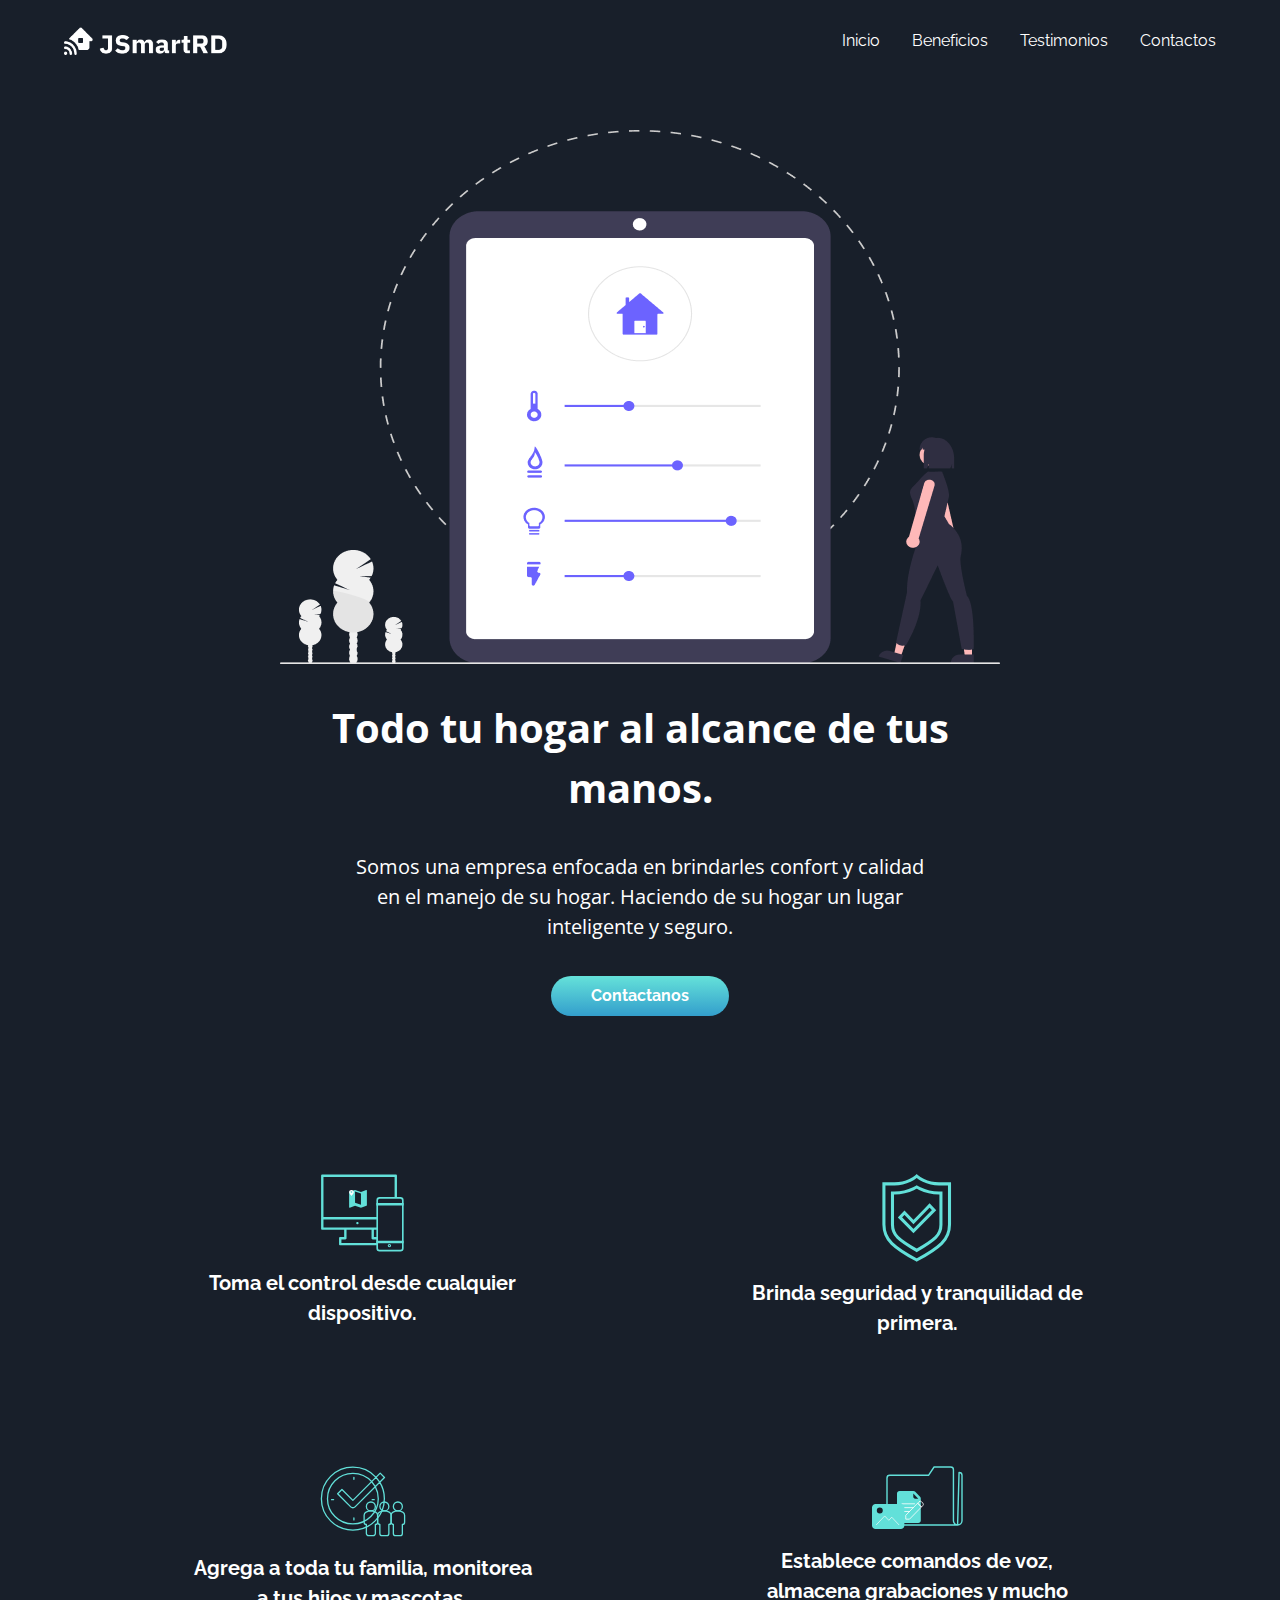
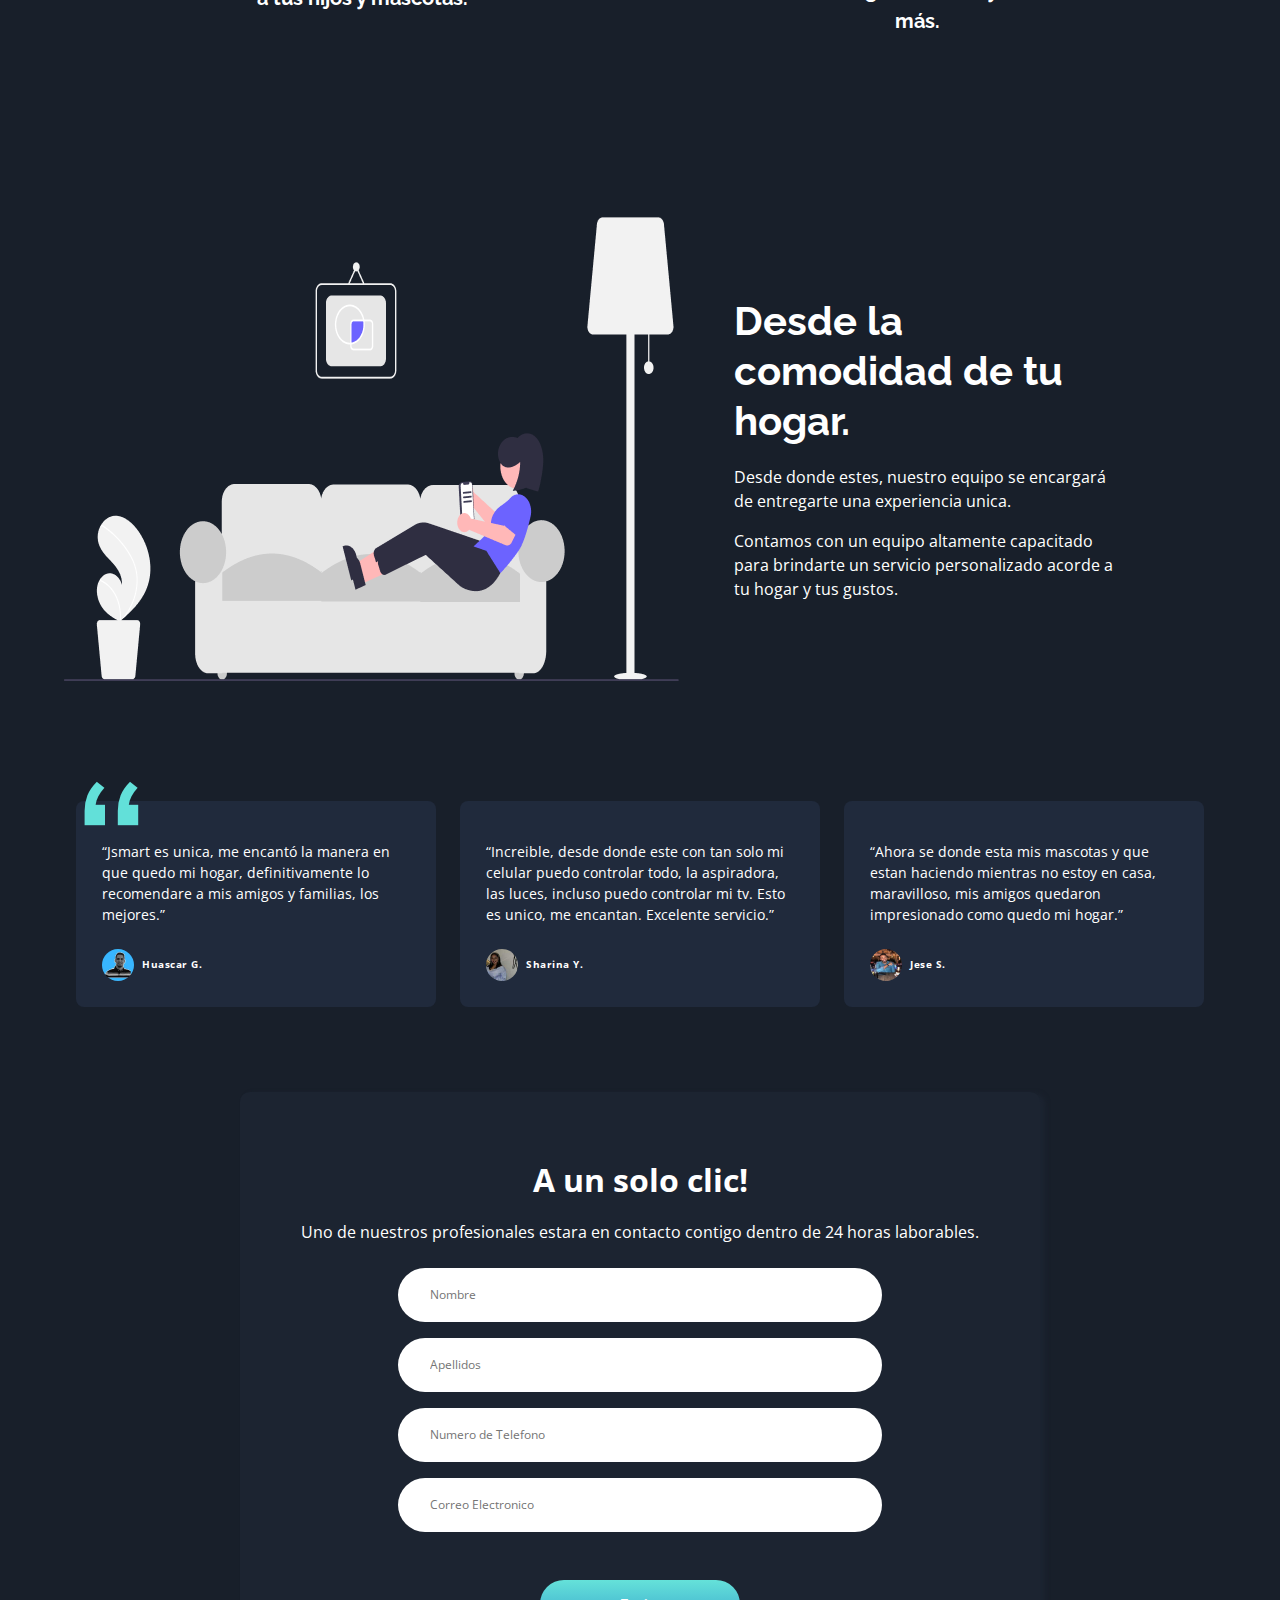
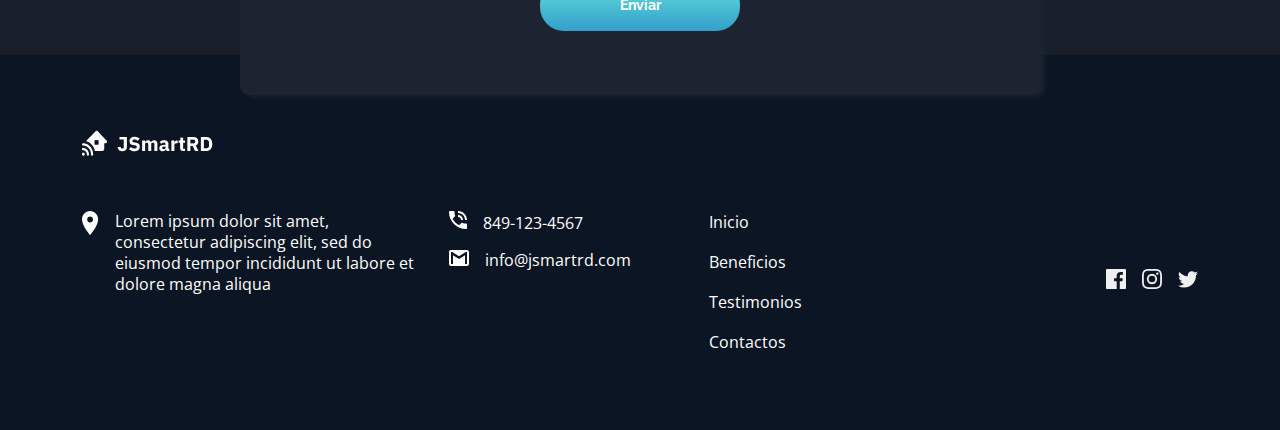
<file: index.html>
<!DOCTYPE html>
<html lang="es">
  <head>
    <meta charset="UTF-8" />
    <meta name="viewport" content="width=device-width, initial-scale=1.0" />
    <!-- displays site properly based on user's device -->

    <link
      rel="icon"
      type="image/png"
      sizes="32x32"
      href="images/favicon-32x32.png"
    />
    <link rel="stylesheet" href="css/styles.css" />

    <title>JSmartRD</title>
  </head>
  <body>
    <!-- Header -->
    <header class="header">
      <nav class="header__nav">
        <img class="header__nav-img" src="images/logo.png" alt="logo" />
        <ul class="header__nav-list">
          <li><a href="#home">Inicio</a></li>
          <li><a href="#benefits">Beneficios</a></li>
          <li><a href="#testimonial">Testimonios</a></li>
          <li><a href="#contact">Contactos</a></li>
        </ul>
        <div class="hamburger">
          <span class="hamburger__line"></span>
          <span class="hamburger__line"></span>
          <span class="hamburger__line"></span>
        </div>
      </nav>
    </header>
    <main class="main">
      <!-- Home Section -->
      <section id="home" class="home">
        <img
          class="home__img"
          src="images/illustration-intro.png"
          alt=""
        />
        <div class="home__intro">
          <h1 class="home__intro-tittle">
            Todo tu hogar al alcance de tus manos.
          </h1>
          <p class="home__intro-paragraph">
            Somos una empresa enfocada en brindarles confort y calidad en el
            manejo de su hogar. Haciendo de su hogar un lugar inteligente y
            seguro.
          </p>
          <button class="home__intro-btn" type="button">
            <a href="#contact">Contactanos</a>
          </button>
        </div>
      </section>

      <!-- Benefits section -->
      <section id="benefits" class="benefits">
        <div class="benefits__box">
          <img
            class="benefits__box-img"
            src="images/icon-access-anywhere.svg"
            alt=""
          />
          <span class="benefits__box-span"
            >Toma el control desde cualquier dispositivo.</span
          >
        </div>
        <div class="benefits__box">
          <img
            class="benefits__box-img"
            src="images/icon-security.svg"
            alt=""
          />
          <span class="benefits__box-span"
            >Brinda seguridad y tranquilidad de primera.</span
          >
        </div>
        <div class="benefits__box">
          <img
            class="benefits__box-img"
            src="images/icon-collaboration.svg"
            alt=""
          />
          <span class="benefits__box-span"
            >Agrega a toda tu familia, monitorea a tus hijos y mascotas.</span
          >
        </div>
        <div class="benefits__box">
          <img
            class="benefits__box-img"
            src="images/icon-any-file.svg"
            alt=""
          />
          <span class="benefits__box-span"
            >Establece comandos de voz, almacena grabaciones y mucho más.</span
          >
        </div>
      </section>
      <section class="article">
        <img
          class="article__img"
          src="images/ilustration-stay-productive.png"
          alt=""
        />
        <div class="article__box">
          <h2 class="article__box-tittle">Desde la comodidad de tu hogar.</h2>
          <p class="article__box-paragraph">
            Desde donde estes, nuestro equipo se encargará de entregarte una
            experiencia unica.
          </p>
          <p class="article__box-paragraph">
            Contamos con un equipo altamente capacitado para brindarte un
            servicio personalizado acorde a tu hogar y tus gustos.
          </p>
        </div>
      </section>

      <!-- Testimonial Section -->
      <article id="testimonial" class="testimonial">
        <img class="testimonial__icon" src="images/bg-quotes.png" alt="" />
        <blockquote class="testimonial__box">
          <p class="testimonial__box-paragraph">
            “Jsmart es unica, me encantó la manera en que quedo mi hogar,
            definitivamente lo recomendare a mis amigos y familias, los
            mejores.”
          </p>
          <div class="profile">
            <img class="profile__img" src="images/huascarpic.jpg" alt="" />
            <span class="profile__name">Huascar G.</span>
          </div>
        </blockquote>
        <blockquote class="testimonial__box">
          <p class="testimonial__box-paragraph">
            “Increible, desde donde este con tan solo mi celular puedo controlar
            todo, la aspiradora, las luces, incluso puedo controlar mi tv. Esto
            es unico, me encantan. Excelente servicio.”
          </p>
          <div class="profile">
            <img class="profile__img" src="images/sharinapic.jpg" alt="" />
            <span class="profile__name">Sharina Y.</span>
          </div>
        </blockquote>
        <blockquote class="testimonial__box">
          <p class="testimonial__box-paragraph">
            “Ahora se donde esta mis mascotas y que estan haciendo mientras no
            estoy en casa, maravilloso, mis amigos quedaron impresionado como
            quedo mi hogar.”
          </p>
          <div class="profile">
            <img class="profile__img" src="images/jesepic.jpg" alt="" />
            <span class="profile__name">Jese S.</span>
          </div>
        </blockquote>
      </article>
      <div id="contact" class="form__box">
        <h2 class="form__box-tittle">A un solo clic!</h2>
        <p class="form__box-paragraph">
          Uno de nuestros profesionales estara en contacto contigo dentro de 24
          horas laborables.
        </p>
        <form class="form" action="#">
          <input class="input" type="text" placeholder="Nombre" required />
          <input class="input" type="text" placeholder="Apellidos" required />
          <input
            class="input"
            type="tel"
            id="tel"
            placeholder="Numero de Telefono"
            required
          />
          <input
            class="input"
            type="email"
            placeholder="Correo Electronico"
            required
          />
          <button class="form__btn" type="button">Enviar</button>
        </form>
      </div>
    </main>
    <footer class="footer">
      <img class="footer__img" src="images/logo-mobile.png" alt="" />
      <div class="footer__info">
        <div class="location">
          <img class="location__icon" src="images/icon-location.svg" alt="">
          <p class="location__paragraph">Lorem ipsum dolor sit amet, consectetur adipiscing elit, sed do eiusmod tempor incididunt ut labore et dolore magna aliqua</p>
        </div>
        <div class="contact">
          <span class="contact__number"><img class="contact__icon" src="images/icon-phone.svg" alt="">849-123-4567</span>
          <span class="contact__email"><img class="contact__icon" src="images/icon-email.svg" alt="">info@jsmartrd.com</span>
        </div>
        <div>
          <ul class="footer__nav-list">
            <li><a href="#home">Inicio</a></li>
            <li><a href="#benefits">Beneficios</a></li>
            <li><a href="#testimonial">Testimonios</a></li>
            <li><a href="#contact">Contactos</a></li>
          </ul>
        </div>
        <div class="icons">
          <a href="#"><img src="images/icon-facebook.svg" alt="Facebook icon"></a>
         <a href="#"><img src="images/icon-instagram.svg" alt="Instagram icon"></a>
          <a href="#"><img src="images/icon-twitter.svg" alt="Twitter icon"></a>
        </div>
      </div>
    </footer>

    <script src="js/index.js"></script>
  </body>
</html>
</file>
<file: css/styles.css>
@import url("https://fonts.googleapis.com/css2?family=Open+Sans:wght@400;700&family=Raleway:wght@400;700&display=swap");
@import url("https://fonts.googleapis.com/css2?family=Red+Hat+Display:wght@500;700;900&display=swap");
/* Box sizing rules */
*,
*::before,
*::after {
  box-sizing: border-box;
}

html {
  scroll-behavior: smooth;
}

/* Remove default margin */
body,
h1,
h2,
h3,
h4,
p,
figure,
blockquote,
dl,
dd,
ul {
  margin: 0;
  padding: 0;
}

/* Remove list styles on ul, ol elements with a list role, which suggests default styling will be removed */
ul[role=list],
ol[role=list],
li, a {
  text-decoration: none;
  list-style: none;
}

/* Set core root defaults */
html:focus-within {
  scroll-behavior: smooth;
}

/* Set core body defaults */
body {
  min-height: 100vh;
  text-rendering: optimizeSpeed;
  line-height: 1.5;
}

/* A elements that don't have a class get default styles */
a:not([class]) {
  text-decoration-skip-ink: auto;
}

/* Inherit fonts for inputs and buttons */
input,
button,
textarea,
select {
  font: inherit;
}

picture,
video,
iframe,
figure {
  max-width: 100%;
  width: 100%;
  object-fit: cover;
  object-position: center center;
}

/* Remove all animations, transitions and smooth scroll for people that prefer not to see them */
@media (prefers-reduced-motion: reduce) {
  html:focus-within {
    scroll-behavior: auto;
  }

  *,
*::before,
*::after {
    animation-duration: 0.01ms !important;
    animation-iteration-count: 1 !important;
    transition-duration: 0.01ms !important;
    scroll-behavior: auto !important;
  }
}
:root {
  --darkblue__bg--form: hsl(217, 28%, 15%);
  --darkblue__bg--main: hsl(218, 28%, 13%);
  --darkblue__bg--footer: hsl(216, 53%, 9%);
  --darkblue__bg--testimonial: hsl(219, 30%, 18%);
  --Cyan: hsl(176, 68%, 64%);
  --Blue: hsl(198, 60%, 50%);
  --lightred: hsl(0, 100%, 63%);
  --white: hsl(0, 0%, 100%);
}

.header ul li {
  font-family: "Raleway", sans-serif;
  font-size: 1rem;
  font-weight: 400;
}
.header ul li a {
  color: var(--white);
}

.home__intro-tittle {
  font-family: "Open Sans", sans-serif;
  font-size: 2.5rem;
  font-weight: 700;
  color: var(--white);
  text-align: center;
}
@media screen and (max-width: 37.5rem) {
  .home__intro-tittle {
    font-size: 1.5rem;
  }
}

.home__intro-paragraph {
  font-family: "Open Sans", sans-serif;
  font-size: 1.25rem;
  font-weight: 400;
  color: var(--white);
  text-align: center;
}
@media screen and (max-width: 37.5rem) {
  .home__intro-paragraph {
    font-size: 0.875rem;
  }
}

.home__intro-btn a {
  font-family: "Raleway", sans-serif;
  font-size: 1rem;
  font-weight: 700;
  color: var(--white);
}
@media screen and (max-width: 37.5rem) {
  .home__intro-btn a {
    font-size: 0.875rem;
  }
}

.benefits__box-span {
  font-family: "Raleway", sans-serif;
  font-size: 1.25rem;
  font-weight: 700;
  color: var(--white);
}
@media screen and (max-width: 37.5rem) {
  .benefits__box-span {
    font-size: 1.125rem;
  }
}

.article__box-tittle {
  font-family: "Raleway", sans-serif;
  font-size: 2.5rem;
  font-weight: 700;
  line-height: 3.125rem;
  color: var(--white);
  text-align: left;
  margin-bottom: 1.1875rem;
}
@media screen and (max-width: 37.5rem) {
  .article__box-tittle {
    font-size: 1.125rem;
    text-align: left;
    line-height: 1.5;
  }
}

.article__box-paragraph {
  font-family: "Open Sans", sans-serif;
  font-size: 1rem;
  font-weight: 400;
  color: var(--white);
  text-align: left;
}
.article__box-paragraph:last-child {
  margin-top: 1rem;
}
@media screen and (max-width: 37.5rem) {
  .article__box-paragraph {
    font-size: 0.875rem;
  }
}

.testimonial__box-paragraph {
  font-family: "Open Sans", sans-serif;
  font-size: 0.875rem;
  font-weight: 400;
  line-height: 1.3125rem;
  color: var(--white);
  text-align: left;
}
@media screen and (max-width: 37.5rem) {
  .testimonial__box-paragraph {
    font-size: 0.625rem;
  }
}

.profile__name {
  font-family: "Open Sans", sans-serif;
  font-size: 0.625rem;
  font-weight: 700;
  color: var(--white);
  letter-spacing: 0.5px;
  margin-left: 0.5rem;
}

.form__box-tittle {
  font-family: "Open Sans", sans-serif;
  font-size: 2rem;
  font-weight: 700;
  color: var(--white);
  margin-bottom: 1rem;
}
@media screen and (max-width: 37.5rem) {
  .form__box-tittle {
    font-size: 1.125rem;
  }
}

.form__box-paragraph {
  font-family: "Open Sans", sans-serif;
  font-size: 1rem;
  font-weight: 400;
  color: var(--white);
  margin-bottom: 1.5rem;
}
@media screen and (max-width: 37.5rem) {
  .form__box-paragraph {
    width: 90%;
    text-align: center;
    font-size: 0.875rem;
  }
}

.input {
  font-family: "Open Sans", sans-serif;
  font-size: 0.75rem;
  font-weight: 400;
}

.form__btn {
  font-family: "Raleway", sans-serif;
  font-size: 0.875rem;
  font-weight: 700;
  color: var(--white);
}

.location__paragraph,
.contact__number,
.contact__email,
.footer__nav-list li a {
  font-family: "Open Sans", sans-serif;
  font-size: 1rem;
  font-weight: 400;
  line-height: 1.3125rem;
  color: var(--white);
}

body {
  width: 100%;
  max-width: 95rem;
  margin: 27px auto 0;
  background-color: var(--darkblue__bg--main);
}

.header {
  width: 90%;
  margin: 0 auto;
}
.header .header__nav {
  display: flex;
  justify-content: space-between;
}
.header .header__nav .header__nav-img {
  width: 10.75rem;
  height: 1.745rem;
}
.header .header__nav .header__nav-list {
  display: flex;
  justify-content: space-between;
  align-items: center;
  gap: 2rem;
}
@media (max-width: 60em) {
  .header .header__nav .header__nav-list {
    background-color: var(--darkblue__bg--testimonial);
    position: fixed;
    left: -100%;
    top: 70px;
    flex-direction: column;
    gap: 0;
    width: 100%;
    text-align: center;
    transition: 0.4s all ease-in-out;
  }
  .header .header__nav .header__nav-list li {
    margin: 1rem 0;
  }
  .header .header__nav .header__nav-list.active {
    left: 0;
  }
}

.main {
  width: 100%;
}
.main .home {
  display: flex;
  flex-direction: column;
  justify-content: center;
  align-items: center;
  gap: 2.125rem;
  margin-top: 4.6875rem;
}
.main .home .home__intro {
  display: flex;
  flex-direction: column;
  gap: 2.125rem;
  max-width: 40rem;
}
.main .home .home__intro .home__intro-tittle {
  margin: 0 auto;
}
.main .home .home__intro .home__intro-paragraph {
  width: 90%;
  text-align: center;
  margin: 0 auto;
}
.main .home .home__intro .home__intro-btn {
  width: inherit;
  margin: 0 auto;
}
@media screen and (max-width: 37.5rem) {
  .main {
    width: 90%;
    margin: 0 auto;
  }
  .main .home__img {
    width: 19rem;
  }
}

.benefits {
  width: 75%;
  display: grid;
  grid-template-columns: repeat(2, 1fr);
  grid-template-rows: auto;
  justify-content: center;
  align-items: center;
  column-gap: 9.3125rem;
  row-gap: 4.875rem;
  margin: 9.875rem auto 0;
}
.benefits .benefits__box {
  width: 21.8125rem;
  height: 13.375rem;
  display: inline-flex;
  flex-direction: column;
  text-align: center;
  gap: 1rem;
  margin: 0 auto;
}
.benefits .benefits__box .benefits__box-img {
  margin: 0 auto;
}
@media screen and (max-width: 37.5rem) {
  .benefits {
    width: 80%;
    grid-template-columns: 1fr;
  }
}

.article {
  width: 90%;
  display: flex;
  flex-direction: row;
  justify-content: center;
  align-items: center;
  gap: 3.4525rem;
  margin: 8.5625rem auto 0;
}
.article .article__box .article__box-tittle,
.article .article__box .article__box-paragraph {
  width: 80%;
}
@media screen and (max-width: 37.5rem) {
  .article .article__box .article__box-tittle,
.article .article__box .article__box-paragraph {
    width: 100%;
  }
}
@media screen and (max-width: 37.5rem) {
  .article {
    width: 80%;
    flex-direction: column;
  }
  .article .article__img {
    width: 19rem;
  }
}

.testimonial {
  width: 90%;
  display: flex;
  flex-direction: row;
  justify-content: space-around;
  margin: 7.5rem auto 0;
  position: relative;
}
.testimonial .testimonial__icon {
  position: absolute;
  top: -1.25rem;
  left: 1.25rem;
  z-index: 1;
}
.testimonial .testimonial__box {
  max-width: 22.5rem;
  background-color: var(--darkblue__bg--testimonial);
  padding: 2.5rem 1.625rem 1.625rem;
  border-radius: 0.5rem;
}
.testimonial .testimonial__box .profile {
  display: flex;
  flex-direction: row;
  align-items: center;
  margin-top: 1.5rem;
}
.testimonial .testimonial__box .profile .profile__img {
  width: 2rem;
  height: 2rem;
  border-radius: 50%;
}
@media screen and (max-width: 37.5rem) {
  .testimonial {
    width: 90%;
    flex-direction: column;
    gap: 2rem;
  }
}

.form__box {
  max-width: 50rem;
  background-color: var(--darkblue__bg--form);
  display: flex;
  flex-direction: column;
  justify-content: center;
  align-items: center;
  border-radius: 0.6rem;
  box-shadow: 5px 2px 5px var(--darkblue__bg--form);
  margin: 2.8125rem auto 0;
  padding-top: 4rem;
  padding-bottom: 4rem;
  transform: translateY(2.5rem);
}
.form__box .form {
  width: 80%;
  max-width: 30.25rem;
  display: flex;
  flex-direction: column;
  gap: 1rem;
}
.form__box .form .input {
  padding-top: 1.125rem;
  padding-bottom: 1.125rem;
  padding-left: 2rem;
  border-radius: 2rem;
  border: none;
}
.form__box .form .form__btn {
  width: 12.5rem;
  margin: 2rem auto 0;
}
.footer {
  width: 100%;
  background-color: var(--darkblue__bg--footer);
  padding: 4.6875rem 5.125rem;
}
.footer .footer__info {
  display: grid;
  grid-template-columns: 30% repeat(3, 1fr);
  grid-template-rows: auto;
  justify-content: space-between;
  gap: 2rem;
  margin-top: 3rem;
}
.footer .footer__info .location {
  display: inline-flex;
  flex-direction: row;
  gap: 1rem;
}
.footer .footer__info .location .location__icon {
  width: 1.5rem;
  height: 1.5rem;
}
.footer .footer__info .contact {
  display: inline-flex;
  flex-direction: column;
  gap: 1rem;
}
.footer .footer__info .footer__nav-list {
  display: flex;
  flex-direction: column;
  gap: 1rem;
}
.footer .footer__info .icons {
  display: inline-flex;
  flex-direction: row;
  justify-content: flex-end;
  align-items: center;
  gap: 1rem;
}
.footer .footer__info .icons a img {
  cursor: pointer;
  filter: invert(100%) sepia(0%) saturate(0%) hue-rotate(93deg) brightness(103%) contrast(103%);
}
@media screen and (max-width: 37.5rem) {
  .footer .footer__info .icons {
    justify-content: center;
  }
}
@media screen and (max-width: 37.5rem) {
  .footer .footer__info {
    grid-template-columns: 1fr;
    gap: 3rem;
  }
}
@media screen and (max-width: 37.5rem) {
  .footer {
    padding: 3.75rem 1.5rem;
  }
}

.contact__icon {
  margin-right: 1rem;
}

.home__intro-btn {
  border-radius: 1.5rem;
  padding: 0.5em 2.5em;
  border: none;
  background-image: linear-gradient(var(--Cyan), var(--Blue));
  cursor: pointer;
}

.form__btn {
  border-radius: 1.5rem;
  border: none;
  padding: 0.9375rem 0;
  background-image: linear-gradient(var(--Cyan), var(--Blue));
  cursor: pointer;
}

.hamburger {
  display: none;
  cursor: pointer;
}
@media (max-width: 60em) {
  .hamburger {
    display: block;
    position: relative;
  }
  .hamburger .hamburger__line {
    display: block;
    width: 25px;
    height: 3px;
    margin: 5px auto;
    background-color: var(--white);
    transition: 0.4s all ease-in-out;
  }
  .hamburger.active .hamburger__line:nth-child(2) {
    opacity: 0;
  }
  .hamburger.active .hamburger__line:nth-child(1) {
    transform: translateY(8px) rotate(45deg);
  }
  .hamburger.active .hamburger__line:nth-child(3) {
    transform: translateY(-8px) rotate(-45deg);
  }
}

/*# sourceMappingURL=styles.css.map */
</file>
